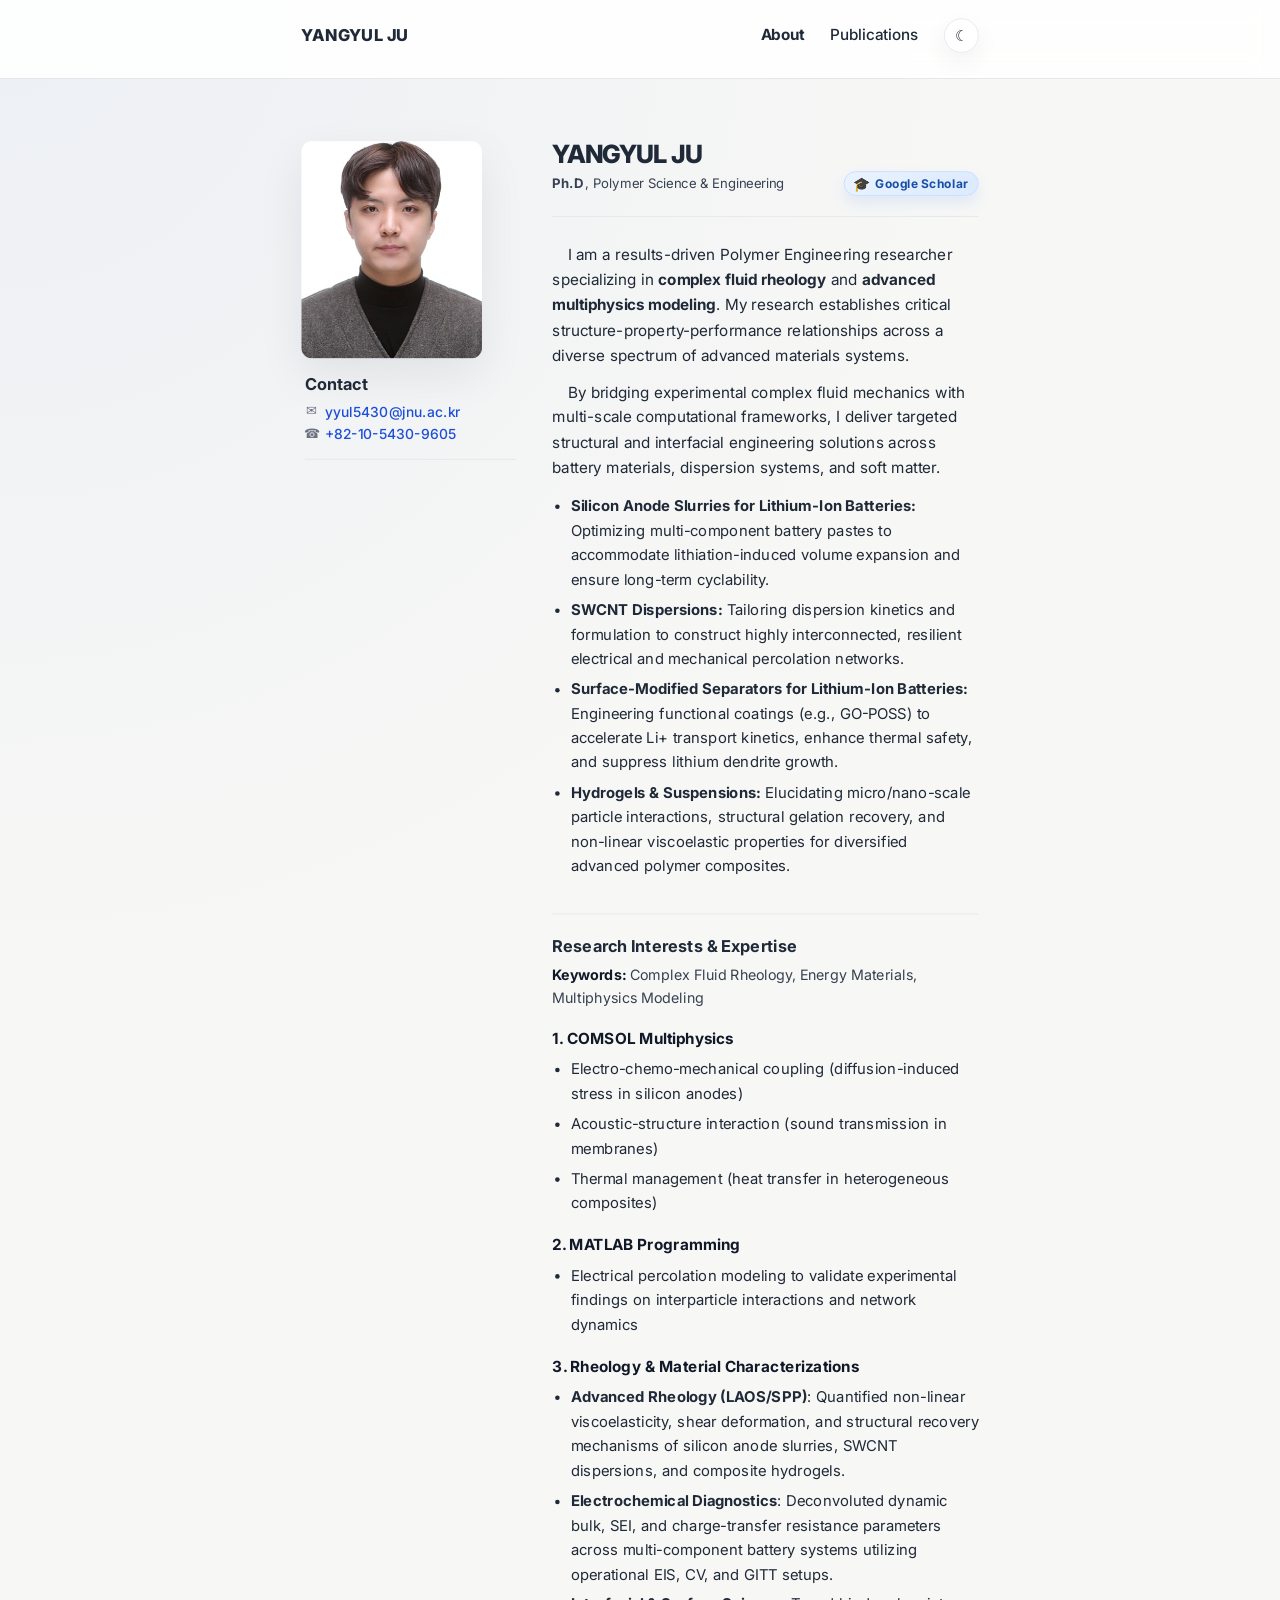
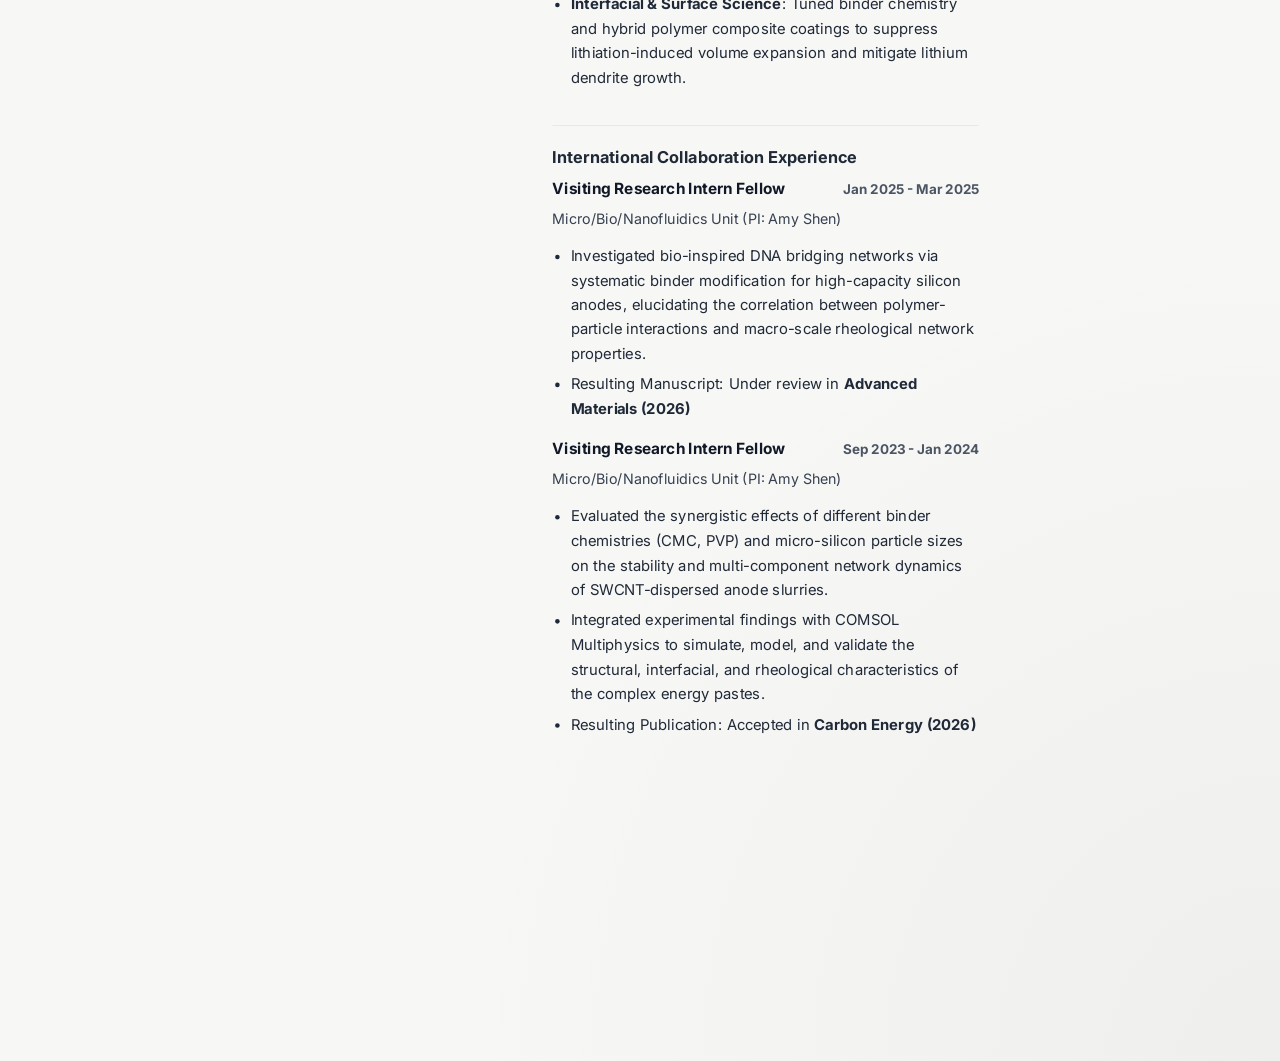
<file: index.html>
<!DOCTYPE html>
<html lang="en">
<head>
  <meta charset="UTF-8" />
  <meta name="viewport" content="width=device-width, initial-scale=1.0" />
  <meta name="description" content="Academic personal website for Yangyul Ju." />
  <meta name="keywords" content="academic website, researcher portfolio, publications, profile" />
  <meta property="og:title" content="Yangyul Ju | Academic Portfolio" />
  <meta property="og:description" content="Academic personal website with publications and research profile." />
  <meta property="og:type" content="website" />
  <meta property="og:image" content="assets/profile.jpg" />
  <meta name="twitter:card" content="summary_large_image" />
  <meta name="twitter:title" content="Yangyul Ju | Academic Portfolio" />
  <meta name="twitter:description" content="Academic personal website with publications and research profile." />
  <title>Yangyul Ju | About</title>
  <link rel="preconnect" href="https://fonts.googleapis.com" />
  <link rel="preconnect" href="https://fonts.gstatic.com" crossorigin />
  <link href="https://fonts.googleapis.com/css2?family=Inter:wght@400;500;600;700;800&display=swap" rel="stylesheet" />
  <link rel="stylesheet" href="css/style.css" />
</head>
<body data-page="about">
  <header class="site-header">
    <div class="site-shell nav-inner">
      <a class="brand" href="index.html">Yangyul Ju</a>
      <nav class="site-nav" aria-label="Primary">
        <a href="index.html" aria-current="page">About</a>
        <a href="publications.html">Publications</a>
        <button id="themeToggle" class="theme-toggle" type="button" aria-label="Toggle night mode">☾</button>
      </nav>
    </div>
  </header>

  <main class="site-shell page-main about-main">
    <section class="about-layout" aria-label="About profile">
      <aside class="profile-column">
        <div class="profile-photo-wrap">
          <img id="profilePhoto" class="profile-photo" src="assets/profile.jpg" alt="Portrait of Yangyul Ju" />
        </div>
        <div class="contact-card">
          <h2>Contact</h2>
          <div id="contactLinks" class="contact-links"></div>
        </div>
      </aside>

      <div class="content-column">
        <header class="profile-header">
          <h1 id="profileName" class="profile-name">Yangyul Ju</h1>
          <p id="profilePosition" class="profile-position">Ph.D, Polymer Science &amp; Engineering</p>
        </header>

        <div class="section-divider" aria-hidden="true"></div>

        <section class="text-section">
          <div id="bioIntro" class="bio-copy">
            <p>I am a results-driven Polymer Engineering researcher specializing in complex fluid rheology and advanced multiphysics modeling.</p>
          </div>
          <ul id="bioHighlights" class="bio-highlights"></ul>
        </section>

        <section id="expertiseSection" class="text-section">
          <div class="section-rule" aria-hidden="true"></div>
          <h2>Research Interests &amp; Expertise</h2>
          <p id="researchKeywords" class="research-keywords"></p>
          <div id="expertiseGroups" class="expertise-groups"></div>
        </section>

        <section id="collaborationSection" class="text-section collaboration-section">
          <div class="section-rule" aria-hidden="true"></div>
          <h2>International Collaboration Experience</h2>
          <div id="collaborationList" class="collaboration-list"></div>
        </section>
      </div>
    </section>
  </main>

  <script defer src="js/yymain.js"></script>
</body>
</html>
</file>
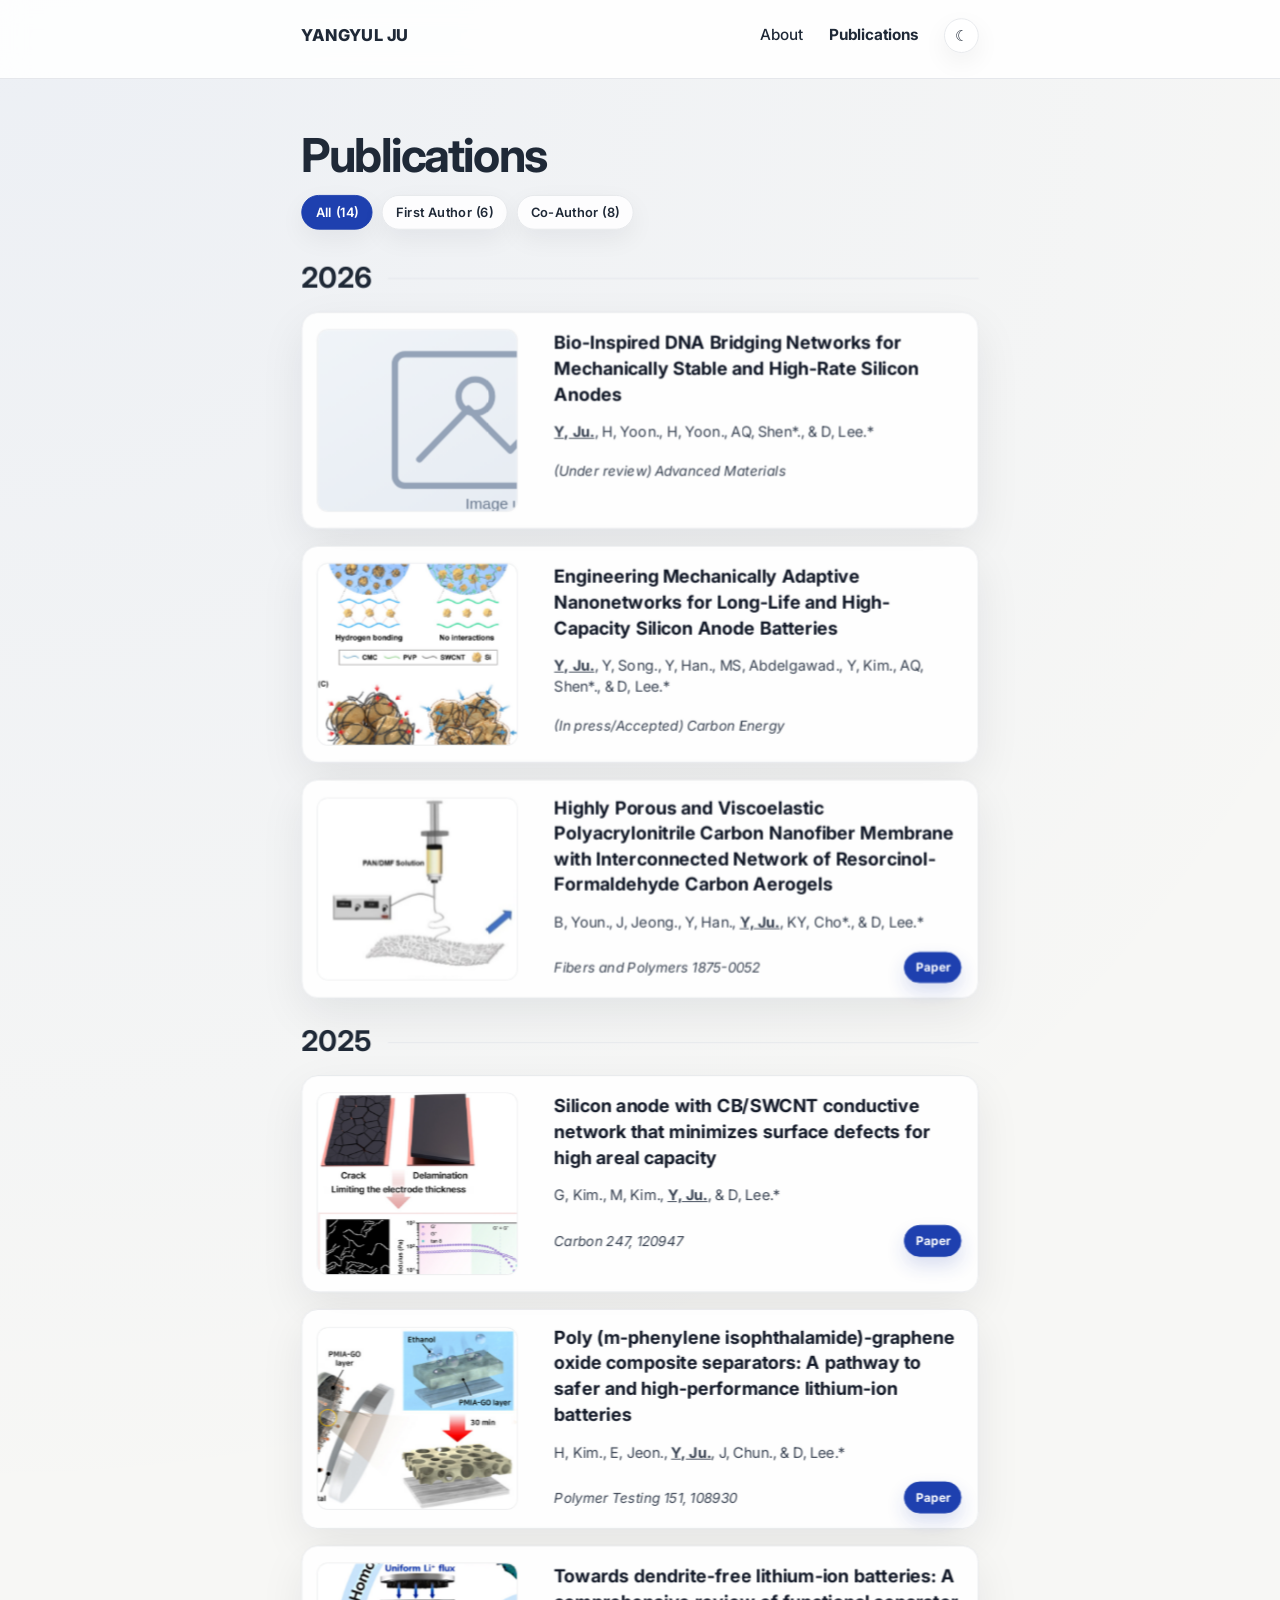
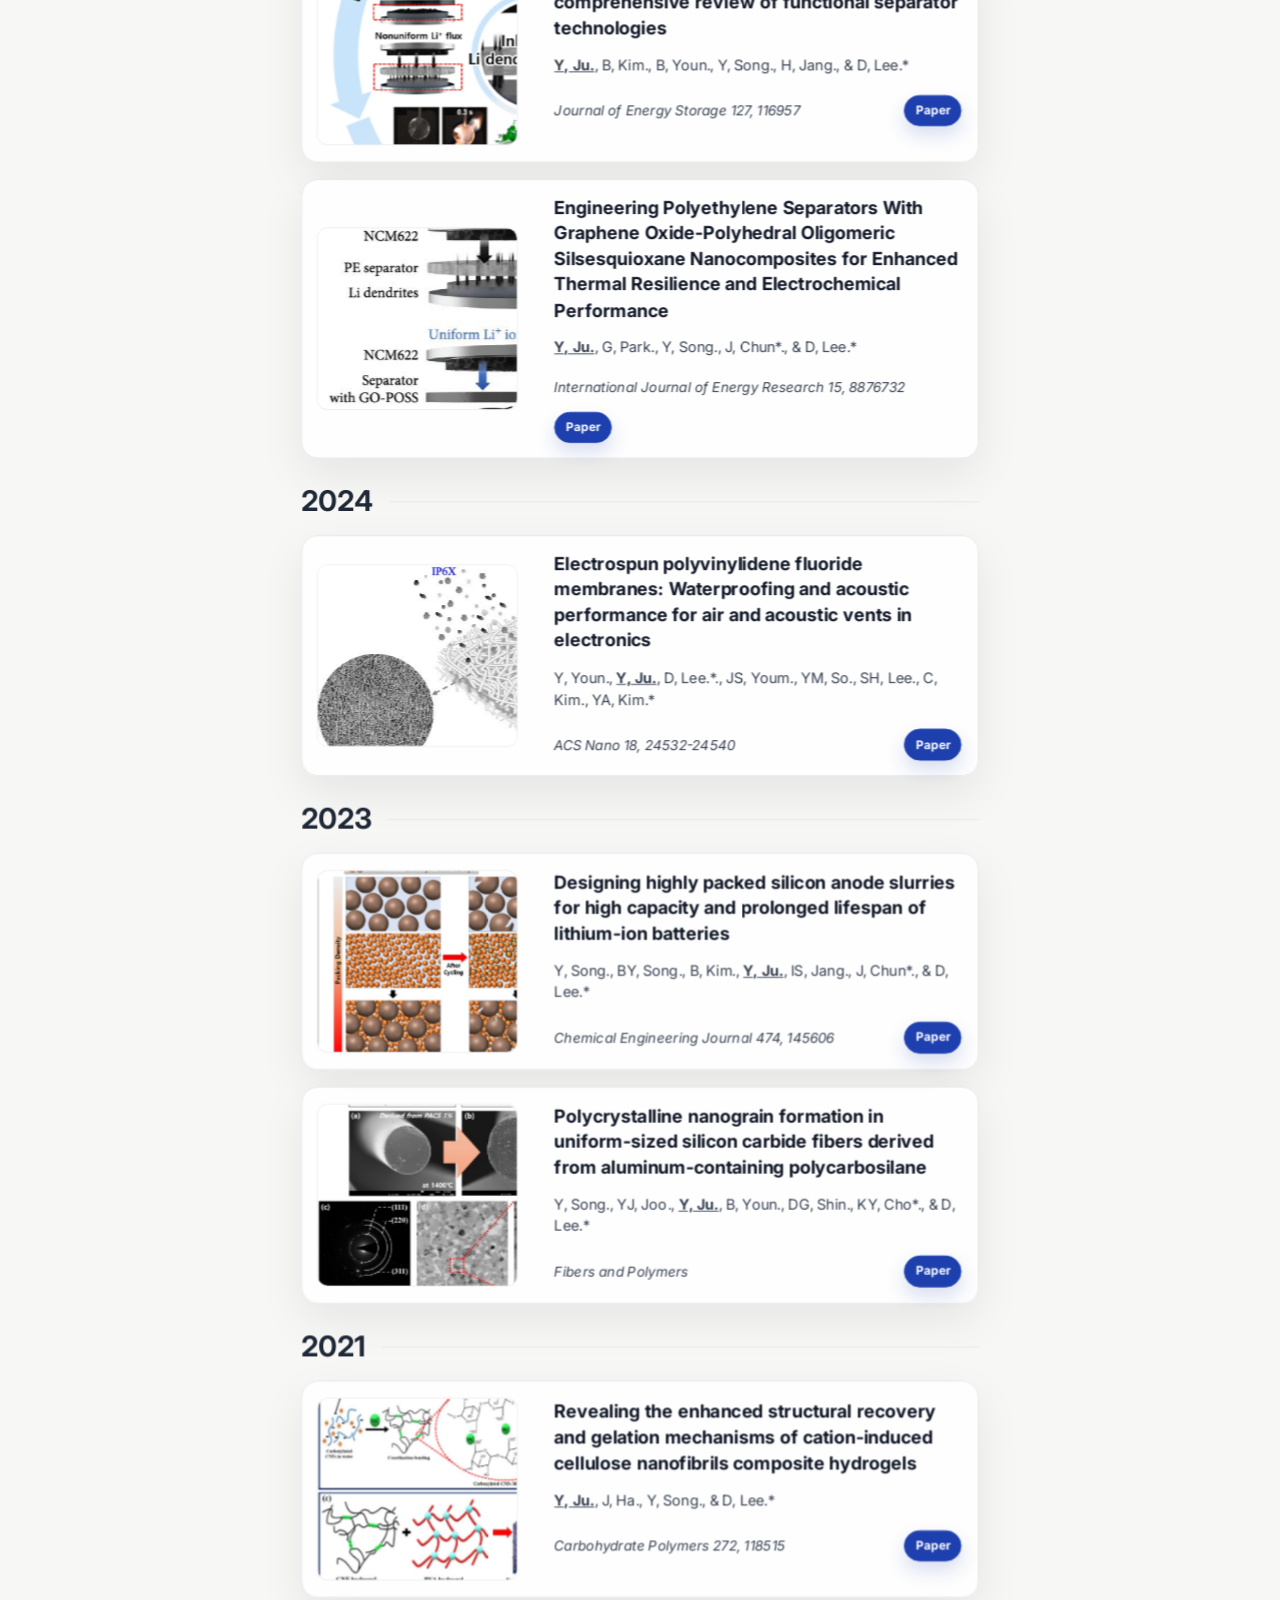
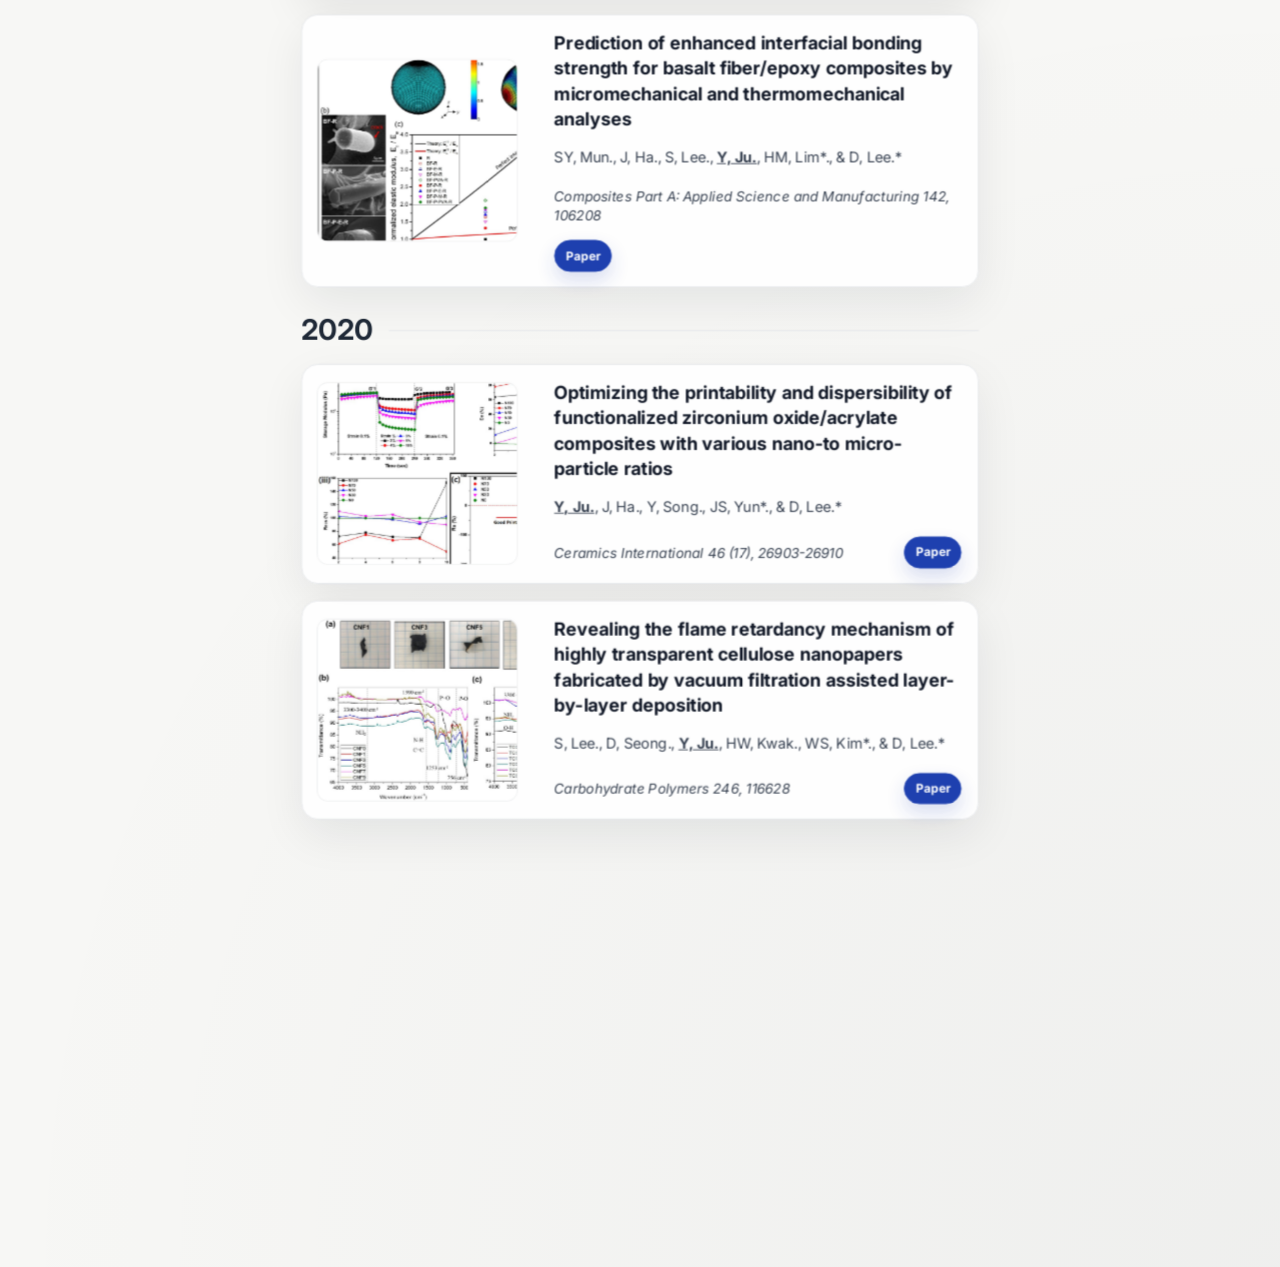
<file: publications.html>
<!DOCTYPE html>
<html lang="en">
<head>
  <meta charset="UTF-8" />
  <meta name="viewport" content="width=device-width, initial-scale=1.0" />
  <meta name="description" content="Selected publications grouped by year with graphical abstracts and paper links." />
  <meta name="keywords" content="publications, research papers, academic portfolio, scholar profile" />
  <meta property="og:title" content="Yangyul Ju | Publications" />
  <meta property="og:description" content="Selected publications grouped by year." />
  <meta property="og:type" content="website" />
  <meta property="og:image" content="assets/profile.jpg" />
  <meta name="twitter:card" content="summary_large_image" />
  <meta name="twitter:title" content="Yangyul Ju | Publications" />
  <meta name="twitter:description" content="Selected publications grouped by year." />
  <title>Yangyul Ju | Publications</title>
  <link rel="preconnect" href="https://fonts.googleapis.com" />
  <link rel="preconnect" href="https://fonts.gstatic.com" crossorigin />
  <link href="https://fonts.googleapis.com/css2?family=Inter:wght@400;500;600;700;800&display=swap" rel="stylesheet" />
  <link rel="stylesheet" href="css/style.css" />
</head>
<body data-page="publications">
  <header class="site-header">
    <div class="site-shell nav-inner">
      <a class="brand" href="index.html">Yangyul Ju</a>
      <nav class="site-nav" aria-label="Primary">
        <a href="index.html">About</a>
        <a href="publications.html" aria-current="page">Publications</a>
        <button id="themeToggle" class="theme-toggle" type="button" aria-label="Toggle night mode">☾</button>
      </nav>
    </div>
  </header>

  <main class="site-shell page-main publications-main">
    <section class="section-header publications-header">
      <h1>Publications</h1>
      <div id="publicationTabs" class="publication-tabs" aria-label="Publication categories"></div>
    </section>
    <div id="publicationGroups" class="publication-groups" aria-live="polite"></div>
  </main>

  <script defer src="js/yymain.js"></script>
</body>
</html>
</file>
<file: css/style.css>
:root {
  --bg: #f7f7f5;
  --panel: rgba(255, 255, 255, 0.88);
  --text: #1f2937;
  --muted: #6b7280;
  --link: #1d4ed8;
  --link-hover: #1e40af;
  --border: #e5e7eb;
  --soft-border: rgba(31, 41, 55, 0.08);
  --shadow: 0 18px 50px rgba(15, 23, 42, 0.08);
  --shadow-soft: 0 10px 28px rgba(15, 23, 42, 0.06);
  --radius: 18px;
  --radius-sm: 12px;
  --content-width: 980px;
}

body[data-theme="night"] {
  --bg: #161b22;
  --panel: rgba(26, 32, 42, 0.92);
  --text: #f3f6fb;
  --muted: #b8c0cc;
  --link: #8ab4ff;
  --link-hover: #bed0ff;
  --border: #354152;
  --soft-border: rgba(255, 255, 255, 0.1);
  --shadow: 0 18px 50px rgba(0, 0, 0, 0.24);
  --shadow-soft: 0 10px 28px rgba(0, 0, 0, 0.16);
}

* { box-sizing: border-box; }
html { scroll-behavior: smooth; }

body {
  margin: 0;
  min-height: 100vh;
  color: var(--text);
  background:
    radial-gradient(circle at top left, rgba(37, 99, 235, 0.05), transparent 33%),
    radial-gradient(circle at bottom right, rgba(31, 41, 55, 0.04), transparent 28%),
    var(--bg);
  font-family: "Inter", "Segoe UI", Arial, sans-serif;
  line-height: 1.65;
  -webkit-font-smoothing: antialiased;
  text-rendering: optimizeLegibility;
}

a {
  color: var(--link);
  text-decoration: none;
  transition: color 160ms ease, opacity 160ms ease, transform 160ms ease;
}

a:hover { color: var(--link-hover); }

a:focus-visible,
button:focus-visible {
  outline: 3px solid rgba(37, 99, 235, 0.35);
  outline-offset: 3px;
}

img { max-width: 100%; display: block; }

.site-shell {
  width: min(calc(100% - 48px), var(--content-width));
  margin: 0 auto;
}

body[data-page="about"] .site-shell,
body[data-page="publications"] .site-shell {
  transform: scale(0.913);
  transform-origin: top center;
}

.site-header {
  position: sticky;
  top: 0;
  z-index: 30;
  background: var(--panel);
  backdrop-filter: blur(12px);
  border-bottom: 1px solid var(--border);
}

.nav-inner {
  min-height: 78px;
  display: flex;
  align-items: center;
  justify-content: space-between;
  gap: 24px;
}

.brand {
  color: var(--text);
  font-weight: 800;
  letter-spacing: 0.02em;
  font-size: 1.12rem;
  text-transform: uppercase;
}

.site-nav {
  display: flex;
  align-items: center;
  gap: 28px;
  flex-wrap: wrap;
}

.site-nav a {
  color: var(--text);
  font-size: 1.05rem;
  font-weight: 500;
}

.site-nav a[aria-current="page"] { font-weight: 700; }

.theme-toggle {
  display: inline-flex;
  align-items: center;
  justify-content: center;
  min-width: 2.4rem;
  height: 2.4rem;
  padding: 0;
  border: 1px solid var(--border);
  border-radius: 999px;
  background: var(--panel);
  color: var(--text);
  font: inherit;
  font-size: 1rem;
  cursor: pointer;
  box-shadow: var(--shadow-soft);
}

.theme-toggle:hover { transform: translateY(-1px); }

.page-main { padding: 56px 0 72px; }

.about-layout {
  display: grid;
  grid-template-columns: 235px minmax(0, 1fr);
  gap: 40px;
  align-items: start;
  padding-top: 12px;
}

.profile-column {
  display: flex;
  flex-direction: column;
  gap: 14px;
}

.profile-photo-wrap { width: 100%; }

.profile-photo {
  width: 100%;
  aspect-ratio: 1 / 1.2;
  object-fit: cover;
  border-radius: var(--radius-sm);
  box-shadow: var(--shadow);
  background: linear-gradient(135deg, #eef2f7, #d8e1ec);
}

.contact-card { padding-left: 4px; }

.contact-card h2,
.text-section h2,
.section-heading-row h2 {
  margin: 0 0 10px;
  font-size: 1.34rem;
  line-height: 1.2;
}

.contact-links {
  display: flex;
  flex-direction: column;
  gap: 6px;
  font-size: 0.95rem;
}

.contact-link {
  display: inline-flex;
  align-items: center;
  gap: 0.45rem;
  width: fit-content;
  font-weight: 500;
  line-height: 1.2;
}

.contact-icon {
  display: inline-flex;
  align-items: center;
  justify-content: center;
  width: 1em;
  min-width: 1em;
  font-size: 0.95em;
  line-height: 1;
  color: var(--muted);
  transform: translateY(-0.5px);
}

.contact-text { line-height: 1.2; }

.contact-links::after {
  content: "";
  display: block;
  width: 100%;
  height: 1px;
  margin-top: 12px;
  background: var(--border);
}

.content-column { min-width: 0; }

.profile-name {
  margin: 0;
  font-size: clamp(2.1rem, 2.8vw, 3.1rem);
  line-height: 1.05;
  font-weight: 800;
  letter-spacing: -0.04em;
  text-transform: uppercase;
}

.profile-position {
  margin: 12px 0 6px;
  font-size: 1.02rem;
  color: #374151;
  letter-spacing: 0.01em;
  text-transform: uppercase;
  display: flex;
  align-items: center;
  gap: 0.75rem;
  flex-wrap: wrap;
}

.profile-position-text {
  display: inline-flex;
  align-items: center;
  gap: 0.14rem;
  min-width: 0;
  flex: 1 1 auto;
}

.scholar-button {
  display: inline-flex;
  align-items: center;
  gap: 0.42rem;
  margin-left: auto;
  padding: 0.32rem 0.72rem;
  border-radius: 999px;
  border: 1px solid #c9dcff;
  background: linear-gradient(135deg, #eaf3ff, #dbeafe);
  color: #174ea6;
  font-size: 0.82rem;
  font-weight: 700;
  line-height: 1;
  white-space: nowrap;
  box-shadow: 0 8px 16px rgba(66, 133, 244, 0.12);
}

.scholar-icon {
  display: inline-flex;
  align-items: center;
  justify-content: center;
  width: 1rem;
  font-size: 0.95rem;
  line-height: 1;
}

.section-divider {
  height: 1px;
  background: var(--border);
  margin: 22px 0 28px;
}

.section-rule {
  height: 1px;
  background: var(--border);
  margin: 8px 0 24px;
}

.text-section { margin-bottom: 38px; }

.bio-copy {
  margin: 0;
  max-width: 880px;
  font-size: 1.05rem;
  color: #1f2937;
  display: grid;
  gap: 12px;
}

.bio-copy p {
  margin: 0;
  text-indent: 1em;
}

.research-keywords {
  margin: 8px 0 18px;
  color: #374151;
  font-size: 0.98rem;
  line-height: 1.55;
}

.research-keywords strong { color: #111827; }

.bio-highlights,
.subsection-list,
.collaboration-achievements {
  margin: 14px 0 0;
  padding-left: 20px;
  display: grid;
  gap: 6px;
  max-width: 820px;
}

.bio-highlights li,
.subsection-list li,
.collaboration-achievements li {
  color: #1f2937;
  font-size: 1.02rem;
}

.expertise-groups {
  display: grid;
  gap: 18px;
}

.expertise-item { padding-top: 2px; }

.subsection-title {
  margin: 0;
  color: #111827;
  font-size: 1.05rem;
  line-height: 1.45;
  letter-spacing: 0.01em;
}

.subsection-title strong { font-weight: 700; }

.subsection-list { margin-top: 8px; }

.collaboration-list {
  display: grid;
  gap: 18px;
  margin-top: 10px;
}

.collaboration-item { padding: 0; }

.collaboration-header {
  display: flex;
  align-items: baseline;
  justify-content: space-between;
  gap: 16px;
  flex-wrap: wrap;
}

.collaboration-title {
  margin: 0;
  font-size: 1.06rem;
  line-height: 1.45;
  color: #111827;
  font-weight: 700;
}

.collaboration-date {
  margin-left: auto;
  color: #4b5563;
  font-size: 0.92rem;
  font-weight: 700;
  white-space: nowrap;
}

.collaboration-meta {
  margin: 8px 0 0;
  color: #374151;
  font-size: 0.98rem;
}

.section-empty-note {
  margin: 0;
  color: var(--muted);
  font-size: 0.98rem;
  font-style: italic;
}

.section-header { margin-bottom: 34px; }

.publications-header h1 {
  margin: 0;
  font-size: clamp(2.4rem, 4vw, 3.7rem);
  line-height: 1.08;
  letter-spacing: -0.04em;
}

.publication-tabs {
  display: flex;
  flex-wrap: wrap;
  gap: 10px;
  margin-top: 16px;
}

.publication-tab {
  appearance: none;
  border: 1px solid var(--border);
  border-radius: 12px;
  background: var(--panel);
  color: var(--text);
  padding: 0.42rem 0.74rem;
  font: inherit;
  font-size: 0.86rem;
  font-weight: 600;
  cursor: pointer;
  box-shadow: var(--shadow-soft);
}

.publication-tab.is-active {
  background: #1e40af;
  color: #fff;
  border-color: #1e40af;
}

.publication-groups {
  display: grid;
  gap: 28px;
}

.year-group { padding-top: 2px; }

.year-heading {
  display: flex;
  align-items: center;
  gap: 18px;
  margin-bottom: 18px;
}

.year-heading h2 {
  margin: 0;
  font-size: 1.95rem;
  line-height: 1.15;
}

.year-heading::after {
  content: "";
  height: 1px;
  flex: 1;
  background: var(--border);
}

.publication-list {
  display: grid;
  gap: 18px;
}

.publication-card {
  display: grid;
  grid-template-columns: 220px minmax(0, 1fr);
  gap: 20px;
  padding: 16px;
  border: 1px solid var(--border);
  border-radius: var(--radius);
  background: var(--panel);
  box-shadow: var(--shadow);
}

.paper-figure {
  margin: 0;
  overflow: hidden;
  border-radius: var(--radius-sm);
  border: 1px solid var(--soft-border);
  background: rgba(255, 255, 255, 0.4);
}

.paper-figure img {
  width: 100%;
  height: 100%;
  object-fit: cover;
}

.paper-content {
  min-width: 0;
  display: grid;
  gap: 10px;
  align-content: start;
}

.paper-title {
  margin: 0;
  font-size: 1.02rem;
  line-height: 1.45;
  font-weight: 700;
  color: #111827;
}

.paper-authors,
.paper-journal {
  margin: 0;
  color: #374151;
  font-size: 0.92rem;
}

.paper-meta-row {
  display: flex;
  align-items: center;
  justify-content: space-between;
  gap: 16px;
  flex-wrap: wrap;
  margin-top: 6px;
}

.paper-actions { display: flex; gap: 10px; flex-wrap: wrap; }

.button {
  display: inline-flex;
  align-items: center;
  justify-content: center;
  padding: 0.38rem 0.7rem;
  border-radius: 10px;
  border: 1px solid transparent;
  font: inherit;
  font-size: 0.84rem;
  font-weight: 700;
  cursor: pointer;
  transition: transform 160ms ease, box-shadow 160ms ease, background 160ms ease, color 160ms ease;
}

.button:hover { transform: translateY(-1px); }

.button-primary {
  background: #1e40af;
  color: #fff;
  border-color: #1e40af;
  box-shadow: 0 10px 20px rgba(30, 64, 175, 0.16);
}

.button-secondary {
  background: #fff;
  color: var(--text);
  border-color: #d1d5db;
  box-shadow: 0 10px 20px rgba(15, 23, 42, 0.04);
}

.fade-in {
  animation: fadeIn 500ms ease both;
}

@keyframes fadeIn {
  from { opacity: 0; transform: translateY(8px); }
  to { opacity: 1; transform: translateY(0); }
}

body[data-theme="night"] .site-nav a,
body[data-theme="night"] .brand,
body[data-theme="night"] .profile-position,
body[data-theme="night"] .bio-copy,
body[data-theme="night"] .bio-highlights li,
body[data-theme="night"] .subsection-title,
body[data-theme="night"] .subsection-list li,
body[data-theme="night"] .collaboration-title,
body[data-theme="night"] .paper-title,
body[data-theme="night"] .paper-authors,
body[data-theme="night"] .paper-journal,
body[data-theme="night"] .publications-header h1,
body[data-theme="night"] .year-heading h2 {
  color: var(--text);
}

body[data-theme="night"] .bio-copy p,
body[data-theme="night"] .research-keywords,
body[data-theme="night"] .collaboration-date,
body[data-theme="night"] .collaboration-meta,
body[data-theme="night"] .collaboration-achievements li {
  color: var(--text);
}

body[data-theme="night"] .button-secondary,
body[data-theme="night"] .publication-tab,
body[data-theme="night"] .theme-toggle {
  background: rgba(34, 41, 53, 0.95);
  color: var(--text);
  border-color: var(--border);
}

body[data-theme="night"] .publication-tab.is-active,
body[data-theme="night"] .button-primary,
body[data-theme="night"] .scholar-button {
  background: linear-gradient(135deg, #4b8dff, #2563eb);
  color: #fff;
  border-color: rgba(255, 255, 255, 0.08);
}

body[data-theme="night"] .paper-figure img,
body[data-theme="night"] .profile-photo {
  border-color: var(--border);
}

@media (max-width: 900px) {
  .site-shell {
    width: min(calc(100% - 32px), var(--content-width));
  }

  .about-layout {
    grid-template-columns: 1fr;
  }

  .publication-card {
    grid-template-columns: 1fr;
  }

  body[data-page="about"] .site-shell,
  body[data-page="publications"] .site-shell {
    transform: none;
  }
}

@media (max-width: 640px) {
  .nav-inner {
    min-height: 72px;
    gap: 16px;
  }

  .site-nav {
    gap: 16px;
  }

  .profile-name {
    font-size: clamp(2.1rem, 12vw, 3rem);
  }

  .publications-header h1 {
    font-size: clamp(2rem, 10vw, 2.7rem);
  }
}
/* Size tuning for the rebuilt GITPAGE_YY_2 layout */
.profile-name {
  font-size: clamp(1.78rem, 2.25vw, 2.45rem) !important;
}

.profile-position {
  font-size: 0.92rem !important;
  text-transform: none !important;
  letter-spacing: 0.01em !important;
}

.profile-photo,
.profile-image {
  width: 184px !important;
  max-width: 184px !important;
  height: auto !important;
}

.contact-card h2,
.text-section h2,
.section-title {
  font-size: 1.18rem !important;
}

.publication-title {
  font-size: clamp(2.2rem, 2.4vw, 2.9rem) !important;
}

.publication-tab {
  padding: 0.3rem 0.62rem !important;
  min-height: 30px !important;
  border-radius: 9px !important;
  font-size: 0.82rem !important;
}

.publication-card {
  min-height: 230px !important;
}

.publication-card img,
.publication-card .paper-image,
.publication-card .paper-thumb {
  width: 168px !important;
  aspect-ratio: 1 / 1 !important;
  object-fit: cover !important;
}

.paper-title {
  font-size: 1.12rem !important;
  line-height: 1.5 !important;
}

.paper-authors,
.paper-journal {
  font-size: 0.88rem !important;
}

.button,
.paper-button {
  padding: 0.3rem 0.62rem !important;
  min-height: 30px !important;
  border-radius: 8px !important;
  font-size: 0.8rem !important;
}

:root[data-theme="light"] hr,
:root[data-theme="light"] .divider,
:root[data-theme="light"] .section-divider,
:root[data-theme="light"] .section-rule,
:root[data-theme="light"] .page-section,
:root[data-theme="light"] .contact-card,
:root[data-theme="light"] .text-section {
  border-color: rgba(120, 132, 150, 0.5) !important;
}

/* Final layout tuning requested by user */
.profile-name,
.publication-title {
  font-size: clamp(1.72rem, 2.1vw, 2.35rem) !important;
  line-height: 1.08 !important;
}

.profile-position {
  font-size: 0.9rem !important;
  margin-top: 0.18rem !important;
  margin-bottom: 0.55rem !important;
}

.profile-photo,
.profile-image {
  width: 170px !important;
  max-width: 170px !important;
  margin-bottom: 0.6rem !important;
}

.profile-name + .profile-position,
.profile-photo + *,
.profile-image + * {
  margin-top: 0.35rem !important;
}

.contact-card h2,
.text-section h2,
.section-title {
  font-size: 1.12rem !important;
}

.publication-card {
  min-height: 238px !important;
  align-items: stretch !important;
}

.publication-card img,
.publication-card .paper-image,
.publication-card .paper-thumb {
  width: 180px !important;
  height: 135px !important;
  max-width: 180px !important;
  object-fit: contain !important;
  object-position: center center !important;
  background: rgba(255, 255, 255, 0.55) !important;
  padding: 8px !important;
  box-sizing: border-box !important;
}

.publication-card .paper-content,
.publication-card .paper-body,
.publication-card .paper-meta {
  min-height: 135px !important;
}

.paper-title {
  font-size: 1.18rem !important;
  line-height: 1.45 !important;
}

.paper-authors,
.paper-journal {
  font-size: 0.87rem !important;
  line-height: 1.42 !important;
}

.publication-tab {
  padding: 0.28rem 0.6rem !important;
  min-height: 28px !important;
  border-radius: 8px !important;
  font-size: 0.8rem !important;
}

.button,
.paper-button {
  padding: 0.28rem 0.6rem !important;
  min-height: 28px !important;
  border-radius: 8px !important;
  font-size: 0.8rem !important;
}

/* Publication layout: uniform display size, no cropping */
.publication-card {
  align-items: flex-start !important;
  gap: 18px !important;
}

.publication-card img,
.publication-card .paper-image,
.publication-card .paper-thumb {
  flex: 0 0 auto !important;
  width: clamp(300px, 33vw, 360px) !important;
  height: clamp(185px, 20vw, 214px) !important;
  max-width: none !important;
  max-height: none !important;
  object-fit: cover !important;
  object-position: center center !important;
  background: transparent !important;
  padding: 0 !important;
  box-sizing: border-box !important;
}

.publication-card .paper-content,
.publication-card .paper-body,
.publication-card .paper-meta {
  min-height: clamp(185px, 20vw, 214px) !important;
}

.paper-title {
  font-size: clamp(1.25rem, 1.55vw, 1.55rem) !important;
  line-height: 1.42 !important;
  font-weight: 700 !important;
}

.paper-authors {
  font-size: 1rem !important;
  line-height: 1.45 !important;
}

.paper-journal {
  font-size: 0.95rem !important;
}

.publication-title {
  font-size: clamp(1.72rem, 2.1vw, 2.35rem) !important;
}

.profile-name {
  font-size: clamp(1.72rem, 2.1vw, 2.35rem) !important;
}

.profile-photo,
.profile-image {
  width: 220px !important;
  max-width: 220px !important;
  margin-bottom: 0.42rem !important;
}

.profile-position {
  font-size: 0.9rem !important;
  margin-top: 0.12rem !important;
  margin-bottom: 0.42rem !important;
}

.contact-card h2,
.text-section h2,
.section-title {
  font-size: 1.12rem !important;
}

/* widen the main content area slightly to match the requested proportions */
main,
.page-shell,
.site-shell,
.content-shell,
.page-wrapper,
.site-wrapper,
.container {
  width: min(1400px, 88vw) !important;
  max-width: min(1400px, 88vw) !important;
}

/* Publications tabs: slightly larger, pill-like, but not overly round */
.publication-tab {
  padding: 0.34rem 0.82rem !important;
  min-height: 32px !important;
  border-radius: 999px !important;
  font-size: 0.86rem !important;
}

.button,
.paper-button {
  padding: 0.34rem 0.74rem !important;
  min-height: 32px !important;
  border-radius: 999px !important;
  font-size: 0.84rem !important;
}

.profile-photo + *,
.profile-image + * {
  margin-top: 0.25rem !important;
}

.profile-name + .profile-position {
  margin-top: 0.18rem !important;
}

/* Re-align the full content band to the user's 20-unit reference system */
main,
.page-shell,
.site-shell,
.content-shell,
.page-wrapper,
.site-wrapper,
.container {
  width: min(1200px, 60vw) !important;
  max-width: min(1200px, 60vw) !important;
}

/* About page: narrower profile image and tighter spacing */
.profile-photo,
.profile-image {
  width: 198px !important;
  max-width: 198px !important;
  margin-bottom: 0.28rem !important;
}

.profile-name {
  margin-top: 0 !important;
  margin-bottom: 0.12rem !important;
}

.profile-position {
  margin-top: 0.08rem !important;
  margin-bottom: 0.34rem !important;
}

/* Publications: enforce a horizontal image box with no blank margins */
.publication-card {
  align-items: center !important;
  gap: 28px !important;
}

.publication-card img,
.publication-card .paper-image,
.publication-card .paper-thumb {
  width: clamp(300px, 18vw, 360px) !important;
  height: clamp(180px, 10.8vw, 216px) !important;
  object-fit: cover !important;
  object-position: center center !important;
  padding: 0 !important;
  background: transparent !important;
}

.publication-card .paper-content,
.publication-card .paper-body,
.publication-card .paper-meta {
  min-height: clamp(180px, 10.8vw, 216px) !important;
}

.paper-title {
  font-size: clamp(1.18rem, 1.5vw, 1.48rem) !important;
  margin-bottom: 0.36rem !important;
}

.paper-authors {
  font-size: 0.96rem !important;
  margin-bottom: 0.28rem !important;
}

.paper-journal {
  font-size: 0.9rem !important;
}

.publication-tab {
  padding: 0.34rem 0.84rem !important;
  min-height: 32px !important;
  font-size: 0.84rem !important;
}

.button,
.paper-button {
  padding: 0.34rem 0.72rem !important;
  min-height: 32px !important;
  font-size: 0.82rem !important;
}

.publication-year,
.year-label,
.publication-group h2,
.publication-group .year {
  font-size: 0.92rem !important;
}

.publication-card .paper-content,
.publication-card .paper-body,
.publication-card .paper-meta {
  padding-left: 8px !important;
}

.publication-card .paper-content > *,
.publication-card .paper-body > *,
.publication-card .paper-meta > * {
  margin-right: 0.12rem !important;
}
/* Final publication overrides */
main,
.page-shell,
.site-shell,
.content-shell,
.page-wrapper,
.site-wrapper,
.container {
  width: min(1160px, 58vw) !important;
  max-width: min(1160px, 58vw) !important;
}

.publication-card {
  gap: 24px !important;
}

.publication-card img,
.publication-card .paper-image,
.publication-card .paper-thumb {
  width: clamp(286px, 31vw, 344px) !important;
  height: clamp(176px, 18.8vw, 202px) !important;
}

.publication-card .paper-content,
.publication-card .paper-body,
.publication-card .paper-meta {
  min-height: clamp(176px, 18.8vw, 202px) !important;
  padding-left: 10px !important;
}

.paper-title {
  font-size: clamp(0.95rem, 1.2vw, 1.18rem) !important;
}

.paper-authors {
  font-size: 1rem !important;
}

.paper-journal {
  font-size: 0.94rem !important;
  font-style: italic !important;
}

.publication-year,
.year-label,
.publication-group h2,
.publication-group .year {
  font-size: 0.84rem !important;
}
/* Correct publication heading/title balance */
.publication-title {
  font-size: calc(clamp(1.72rem, 2.1vw, 2.35rem) * 0.8) !important;
}

.paper-title {
  font-size: clamp(1.28rem, 1.6vw, 1.56rem) !important;
}

.publication-tab {
  padding: 0.38rem 0.92rem !important;
  min-height: 34px !important;
  font-size: 0.88rem !important;
}

.paper-authors {
  font-size: 1rem !important;
}

.paper-journal {
  font-size: 0.94rem !important;
  font-style: italic !important;
}
/* Requested publication-only tuning */
.publication-title {
  font-size: calc(clamp(1.72rem, 2.1vw, 2.35rem) * 0.8) !important;
}

.publication-year,
.year-label,
.publication-group h2,
.publication-group .year {
  font-size: calc(0.84rem * 0.9) !important;
}

.paper-title {
  font-size: calc(clamp(1.28rem, 1.6vw, 1.56rem) * 0.97) !important;
}

.publication-card {
  gap: 30px !important;
}

.publication-card img,
.publication-card .paper-image,
.publication-card .paper-thumb {
  width: clamp(360px, 39vw, 460px) !important;
  height: clamp(170px, 17vw, 198px) !important;
  object-fit: cover !important;
  object-position: center center !important;
}

.publication-card .paper-content,
.publication-card .paper-body,
.publication-card .paper-meta {
  min-height: clamp(170px, 17vw, 198px) !important;
}
/* About page divider tuning */
.contact-card hr,
.contact-card .divider,
.contact-card .section-divider,
.contact-card .rule {
  width: 220px !important;
  max-width: 220px !important;
}

:root[data-theme="light"] hr,
:root[data-theme="light"] .divider,
:root[data-theme="light"] .section-divider,
:root[data-theme="light"] .section-rule,
:root[data-theme="light"] .contact-card hr,
:root[data-theme="light"] .contact-card .divider,
:root[data-theme="light"] .contact-card .section-divider,
:root[data-theme="light"] .contact-card .rule {
  border-color: rgba(108, 119, 138, 0.68) !important;
}
</file>
